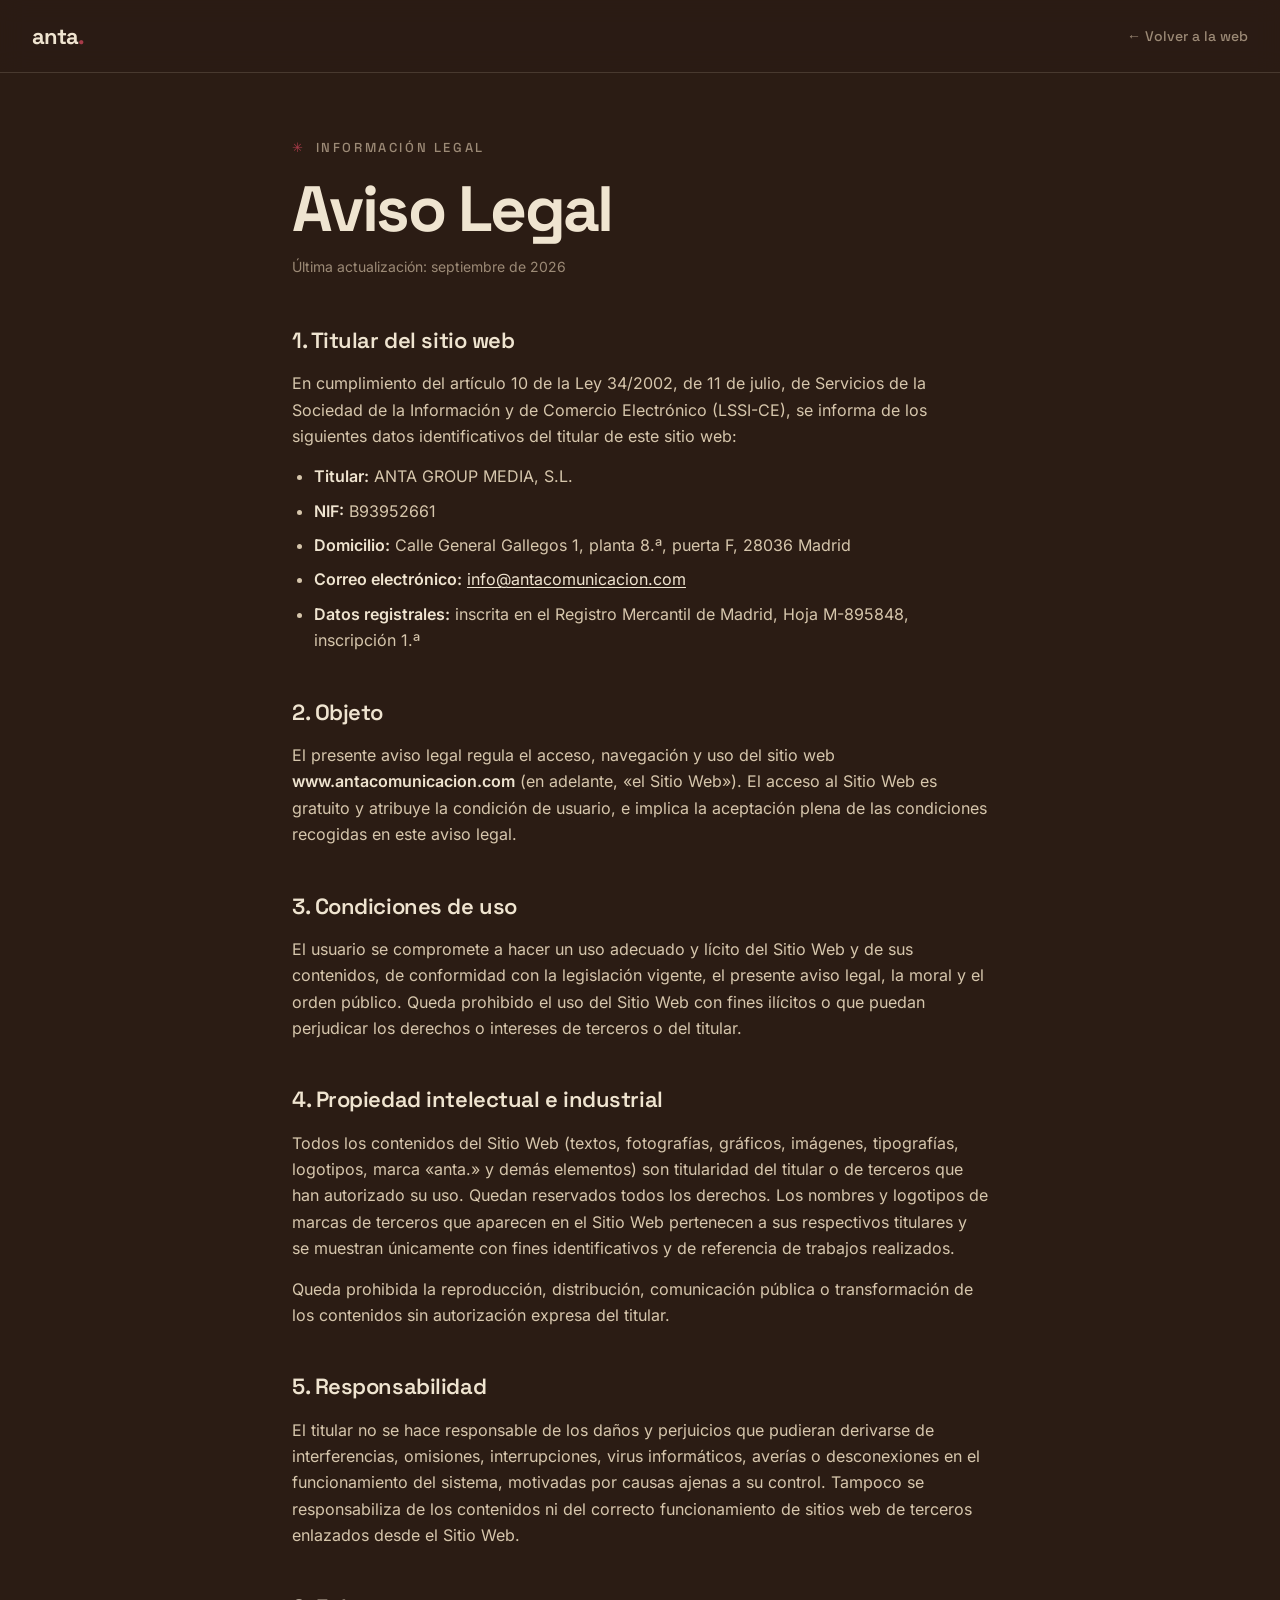
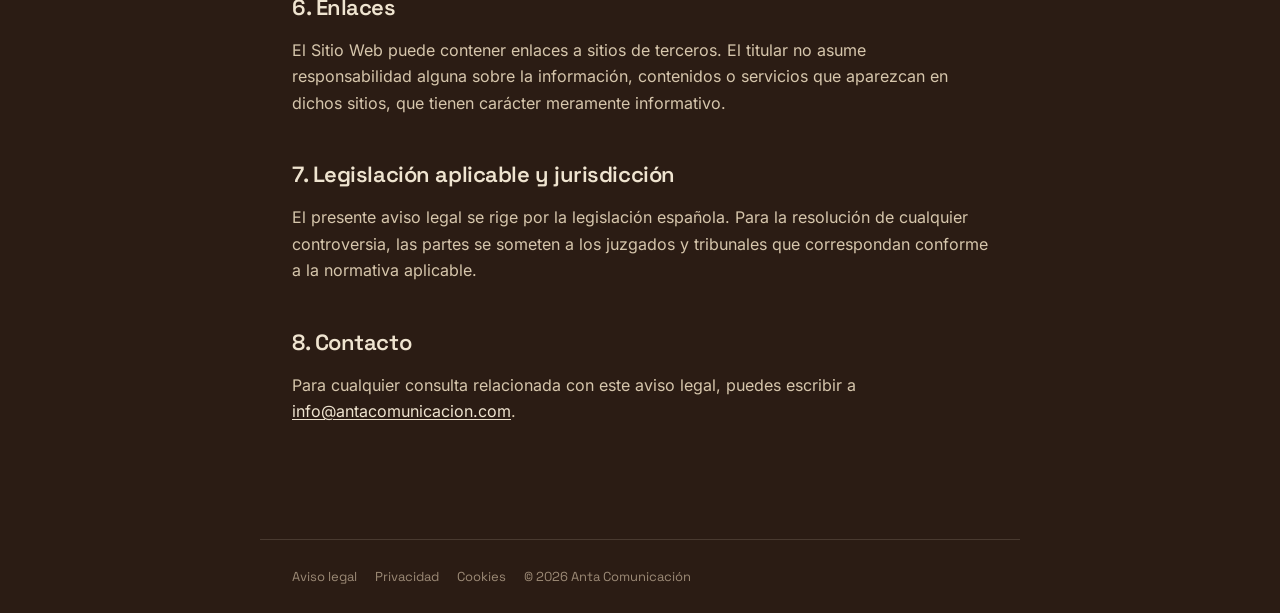
<file: aviso-legal.html>
<!DOCTYPE html>
<html lang="es">
<head>
<meta charset="UTF-8">
<meta name="viewport" content="width=device-width, initial-scale=1.0">
<title>Aviso Legal — Anta Comunicación</title>
<meta name="description" content="Aviso legal de Anta Comunicación conforme a la Ley 34/2002 (LSSI-CE).">
<meta name="robots" content="index,follow">
<link rel="icon" href="/favicon.ico" sizes="any">
<link rel="icon" type="image/png" sizes="32x32" href="/favicon-32.png">
<link rel="apple-touch-icon" sizes="180x180" href="/favicon-180.png">
<meta name="theme-color" content="#2B1C14">
<link rel="stylesheet" href="/fonts.css">
<link rel="stylesheet" href="/legal.css">
</head>
<body>
<header class="lgnav">
  <a class="logo" href="/">anta<span class="d">.</span></a>
  <a class="back" href="/">← Volver a la web</a>
</header>

<main class="lgwrap">
  <div class="eye">Información legal</div>
  <h1>Aviso Legal</h1>
  <p class="updated">Última actualización: septiembre de 2026</p>

  <h2>1. Titular del sitio web</h2>
  <p>En cumplimiento del artículo 10 de la Ley 34/2002, de 11 de julio, de Servicios de la Sociedad de la Información y de Comercio Electrónico (LSSI-CE), se informa de los siguientes datos identificativos del titular de este sitio web:</p>
  <ul>
    <li><strong>Titular:</strong> ANTA GROUP MEDIA, S.L.</li>
    <li><strong>NIF:</strong> B93952661</li>
    <li><strong>Domicilio:</strong> Calle General Gallegos 1, planta 8.ª, puerta F, 28036 Madrid</li>
    <li><strong>Correo electrónico:</strong> <a href="mailto:info@antacomunicacion.com">info@antacomunicacion.com</a></li>
    <li><strong>Datos registrales:</strong> inscrita en el Registro Mercantil de Madrid, Hoja M-895848, inscripción 1.ª</li>
  </ul>

  <h2>2. Objeto</h2>
  <p>El presente aviso legal regula el acceso, navegación y uso del sitio web <strong>www.antacomunicacion.com</strong> (en adelante, «el Sitio Web»). El acceso al Sitio Web es gratuito y atribuye la condición de usuario, e implica la aceptación plena de las condiciones recogidas en este aviso legal.</p>

  <h2>3. Condiciones de uso</h2>
  <p>El usuario se compromete a hacer un uso adecuado y lícito del Sitio Web y de sus contenidos, de conformidad con la legislación vigente, el presente aviso legal, la moral y el orden público. Queda prohibido el uso del Sitio Web con fines ilícitos o que puedan perjudicar los derechos o intereses de terceros o del titular.</p>

  <h2>4. Propiedad intelectual e industrial</h2>
  <p>Todos los contenidos del Sitio Web (textos, fotografías, gráficos, imágenes, tipografías, logotipos, marca «anta.» y demás elementos) son titularidad del titular o de terceros que han autorizado su uso. Quedan reservados todos los derechos. Los nombres y logotipos de marcas de terceros que aparecen en el Sitio Web pertenecen a sus respectivos titulares y se muestran únicamente con fines identificativos y de referencia de trabajos realizados.</p>
  <p>Queda prohibida la reproducción, distribución, comunicación pública o transformación de los contenidos sin autorización expresa del titular.</p>

  <h2>5. Responsabilidad</h2>
  <p>El titular no se hace responsable de los daños y perjuicios que pudieran derivarse de interferencias, omisiones, interrupciones, virus informáticos, averías o desconexiones en el funcionamiento del sistema, motivadas por causas ajenas a su control. Tampoco se responsabiliza de los contenidos ni del correcto funcionamiento de sitios web de terceros enlazados desde el Sitio Web.</p>

  <h2>6. Enlaces</h2>
  <p>El Sitio Web puede contener enlaces a sitios de terceros. El titular no asume responsabilidad alguna sobre la información, contenidos o servicios que aparezcan en dichos sitios, que tienen carácter meramente informativo.</p>

  <h2>7. Legislación aplicable y jurisdicción</h2>
  <p>El presente aviso legal se rige por la legislación española. Para la resolución de cualquier controversia, las partes se someten a los juzgados y tribunales que correspondan conforme a la normativa aplicable.</p>

  <h2>8. Contacto</h2>
  <p>Para cualquier consulta relacionada con este aviso legal, puedes escribir a <a href="mailto:info@antacomunicacion.com">info@antacomunicacion.com</a>.</p>
</main>

<footer class="lgfoot">
  <a href="/aviso-legal.html">Aviso legal</a>
  <a href="/privacidad.html">Privacidad</a>
  <a href="/cookies.html">Cookies</a>
  <span>© 2026 Anta Comunicación</span>
</footer>
</body>
</html>
</file>
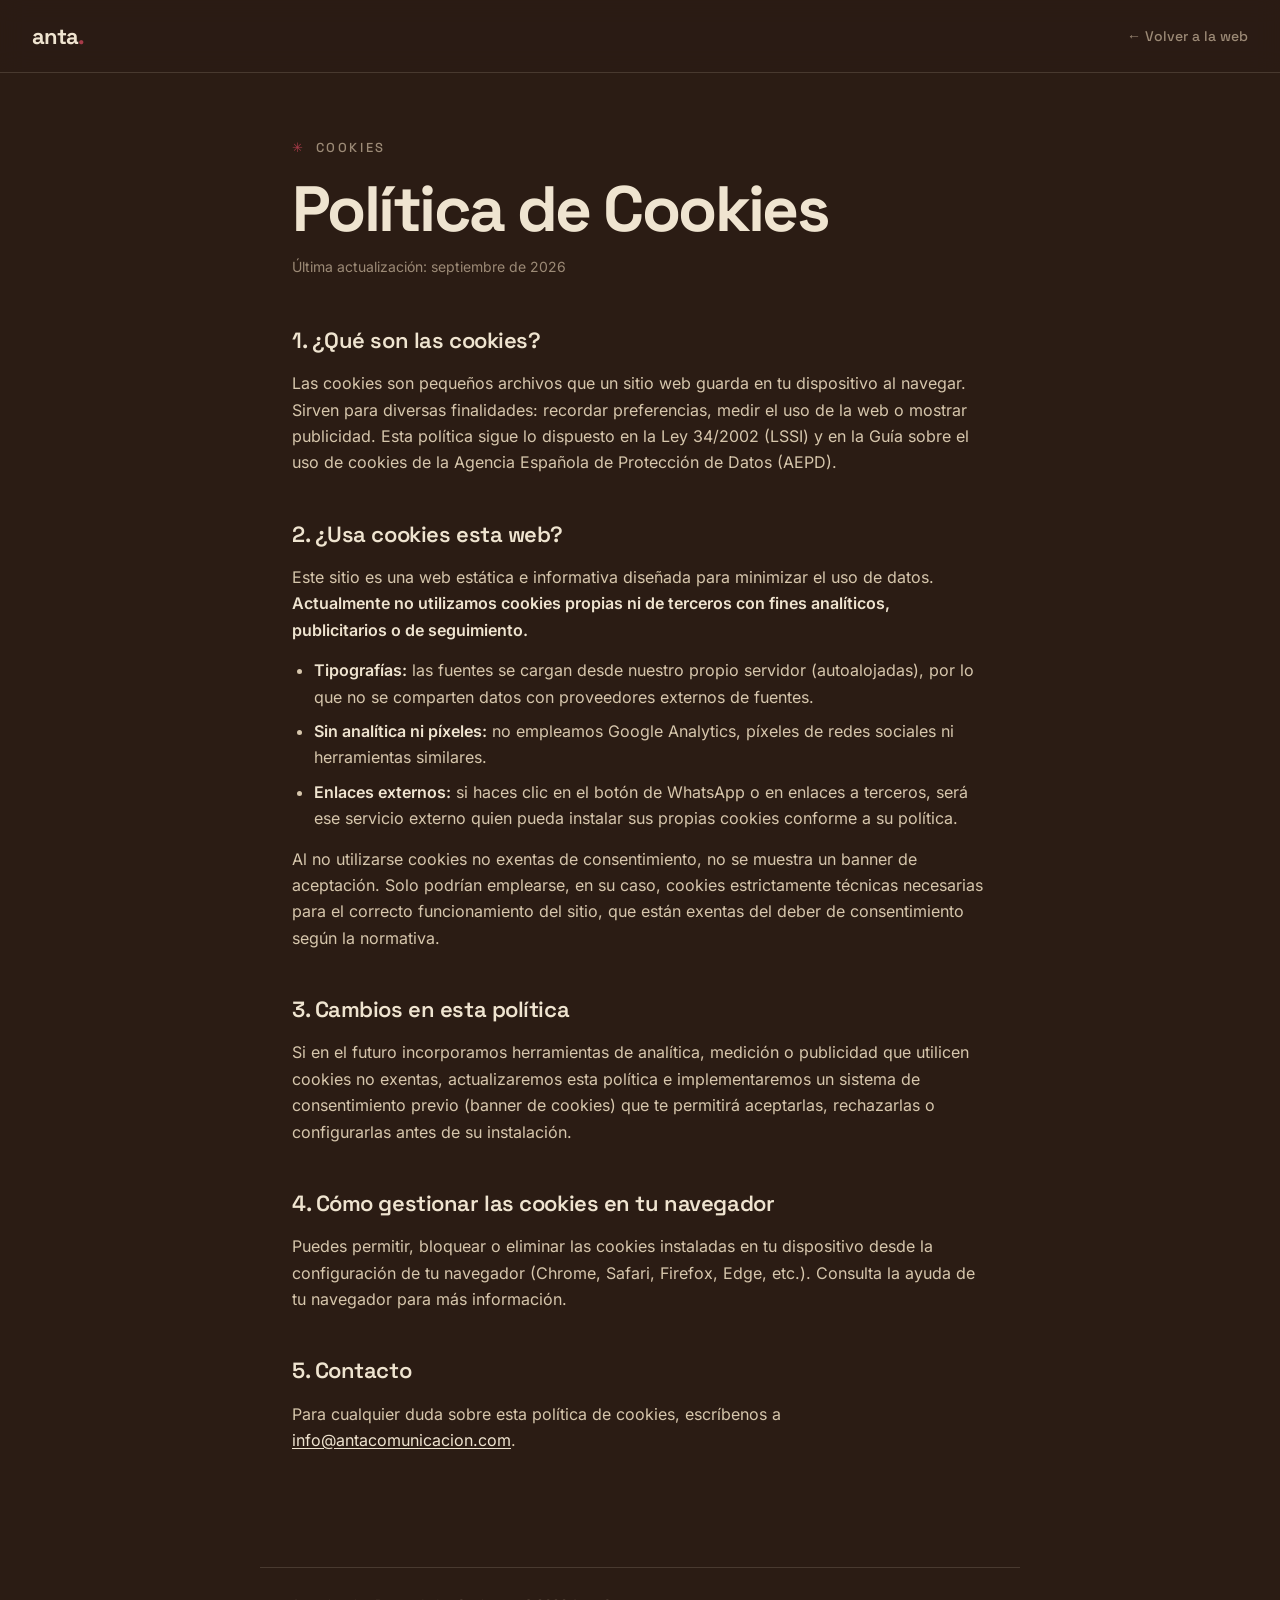
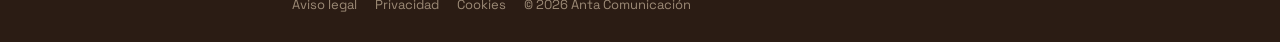
<file: cookies.html>
<!DOCTYPE html>
<html lang="es">
<head>
<meta charset="UTF-8">
<meta name="viewport" content="width=device-width, initial-scale=1.0">
<title>Política de Cookies — Anta Comunicación</title>
<meta name="description" content="Política de cookies de Anta Comunicación conforme a la LSSI y las directrices de la AEPD.">
<meta name="robots" content="index,follow">
<link rel="icon" href="/favicon.ico" sizes="any">
<link rel="icon" type="image/png" sizes="32x32" href="/favicon-32.png">
<link rel="apple-touch-icon" sizes="180x180" href="/favicon-180.png">
<meta name="theme-color" content="#2B1C14">
<link rel="stylesheet" href="/fonts.css">
<link rel="stylesheet" href="/legal.css">
</head>
<body>
<header class="lgnav">
  <a class="logo" href="/">anta<span class="d">.</span></a>
  <a class="back" href="/">← Volver a la web</a>
</header>

<main class="lgwrap">
  <div class="eye">Cookies</div>
  <h1>Política de Cookies</h1>
  <p class="updated">Última actualización: septiembre de 2026</p>

  <h2>1. ¿Qué son las cookies?</h2>
  <p>Las cookies son pequeños archivos que un sitio web guarda en tu dispositivo al navegar. Sirven para diversas finalidades: recordar preferencias, medir el uso de la web o mostrar publicidad. Esta política sigue lo dispuesto en la Ley 34/2002 (LSSI) y en la Guía sobre el uso de cookies de la Agencia Española de Protección de Datos (AEPD).</p>

  <h2>2. ¿Usa cookies esta web?</h2>
  <p>Este sitio es una web estática e informativa diseñada para minimizar el uso de datos. <strong>Actualmente no utilizamos cookies propias ni de terceros con fines analíticos, publicitarios o de seguimiento.</strong></p>
  <ul>
    <li><strong>Tipografías:</strong> las fuentes se cargan desde nuestro propio servidor (autoalojadas), por lo que no se comparten datos con proveedores externos de fuentes.</li>
    <li><strong>Sin analítica ni píxeles:</strong> no empleamos Google Analytics, píxeles de redes sociales ni herramientas similares.</li>
    <li><strong>Enlaces externos:</strong> si haces clic en el botón de WhatsApp o en enlaces a terceros, será ese servicio externo quien pueda instalar sus propias cookies conforme a su política.</li>
  </ul>
  <p>Al no utilizarse cookies no exentas de consentimiento, no se muestra un banner de aceptación. Solo podrían emplearse, en su caso, cookies estrictamente técnicas necesarias para el correcto funcionamiento del sitio, que están exentas del deber de consentimiento según la normativa.</p>

  <h2>3. Cambios en esta política</h2>
  <p>Si en el futuro incorporamos herramientas de analítica, medición o publicidad que utilicen cookies no exentas, actualizaremos esta política e implementaremos un sistema de consentimiento previo (banner de cookies) que te permitirá aceptarlas, rechazarlas o configurarlas antes de su instalación.</p>

  <h2>4. Cómo gestionar las cookies en tu navegador</h2>
  <p>Puedes permitir, bloquear o eliminar las cookies instaladas en tu dispositivo desde la configuración de tu navegador (Chrome, Safari, Firefox, Edge, etc.). Consulta la ayuda de tu navegador para más información.</p>

  <h2>5. Contacto</h2>
  <p>Para cualquier duda sobre esta política de cookies, escríbenos a <a href="mailto:info@antacomunicacion.com">info@antacomunicacion.com</a>.</p>
</main>

<footer class="lgfoot">
  <a href="/aviso-legal.html">Aviso legal</a>
  <a href="/privacidad.html">Privacidad</a>
  <a href="/cookies.html">Cookies</a>
  <span>© 2026 Anta Comunicación</span>
</footer>
</body>
</html>
</file>
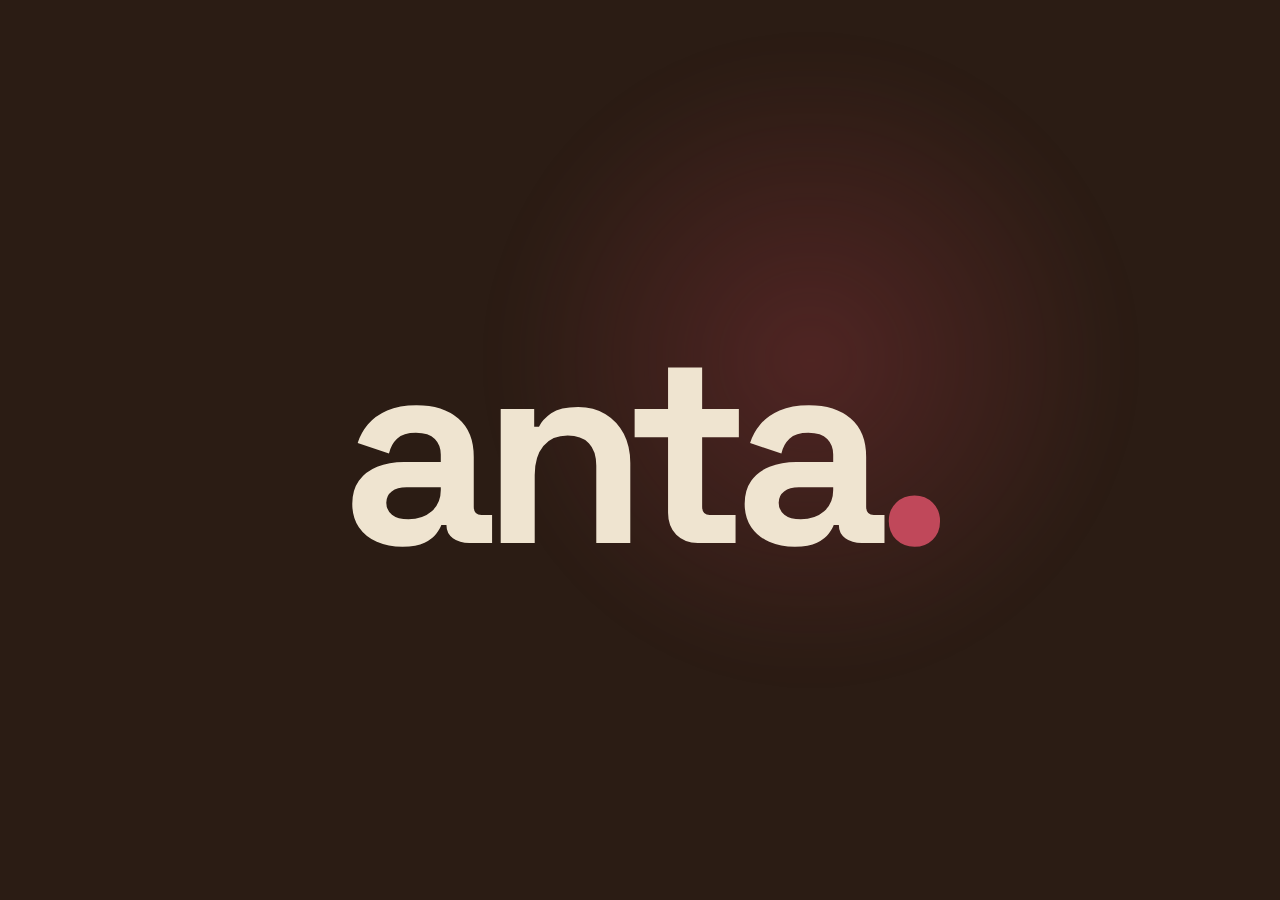
<file: logo-full.html>
<!DOCTYPE html><html><head><meta charset="UTF-8">
<link href="https://fonts.googleapis.com/css2?family=Space+Grotesk:wght@700&display=swap" rel="stylesheet">
<style>
  *{margin:0;padding:0;box-sizing:border-box}
  html,body{width:100vw;height:100vh;overflow:hidden;background:#2B1C14}
  .box{width:100vw;height:100vh;background:#2B1C14;display:flex;align-items:center;justify-content:center;position:relative}
  .glow{position:absolute;width:70vh;height:70vh;border-radius:50%;background:radial-gradient(circle,rgba(168,59,73,.30),transparent 70%);top:5vh;right:12vw;filter:blur(20px)}
  .w{font-family:'Space Grotesk',sans-serif;font-weight:700;font-size:30vh;letter-spacing:-1.8vh;color:#EFE4D0;position:relative;z-index:2;line-height:1}
  .w .d{color:#C0485A}
</style></head>
<body><div class="box"><div class="glow"></div><div class="w">anta<span class="d">.</span></div></div></body></html>
</file>
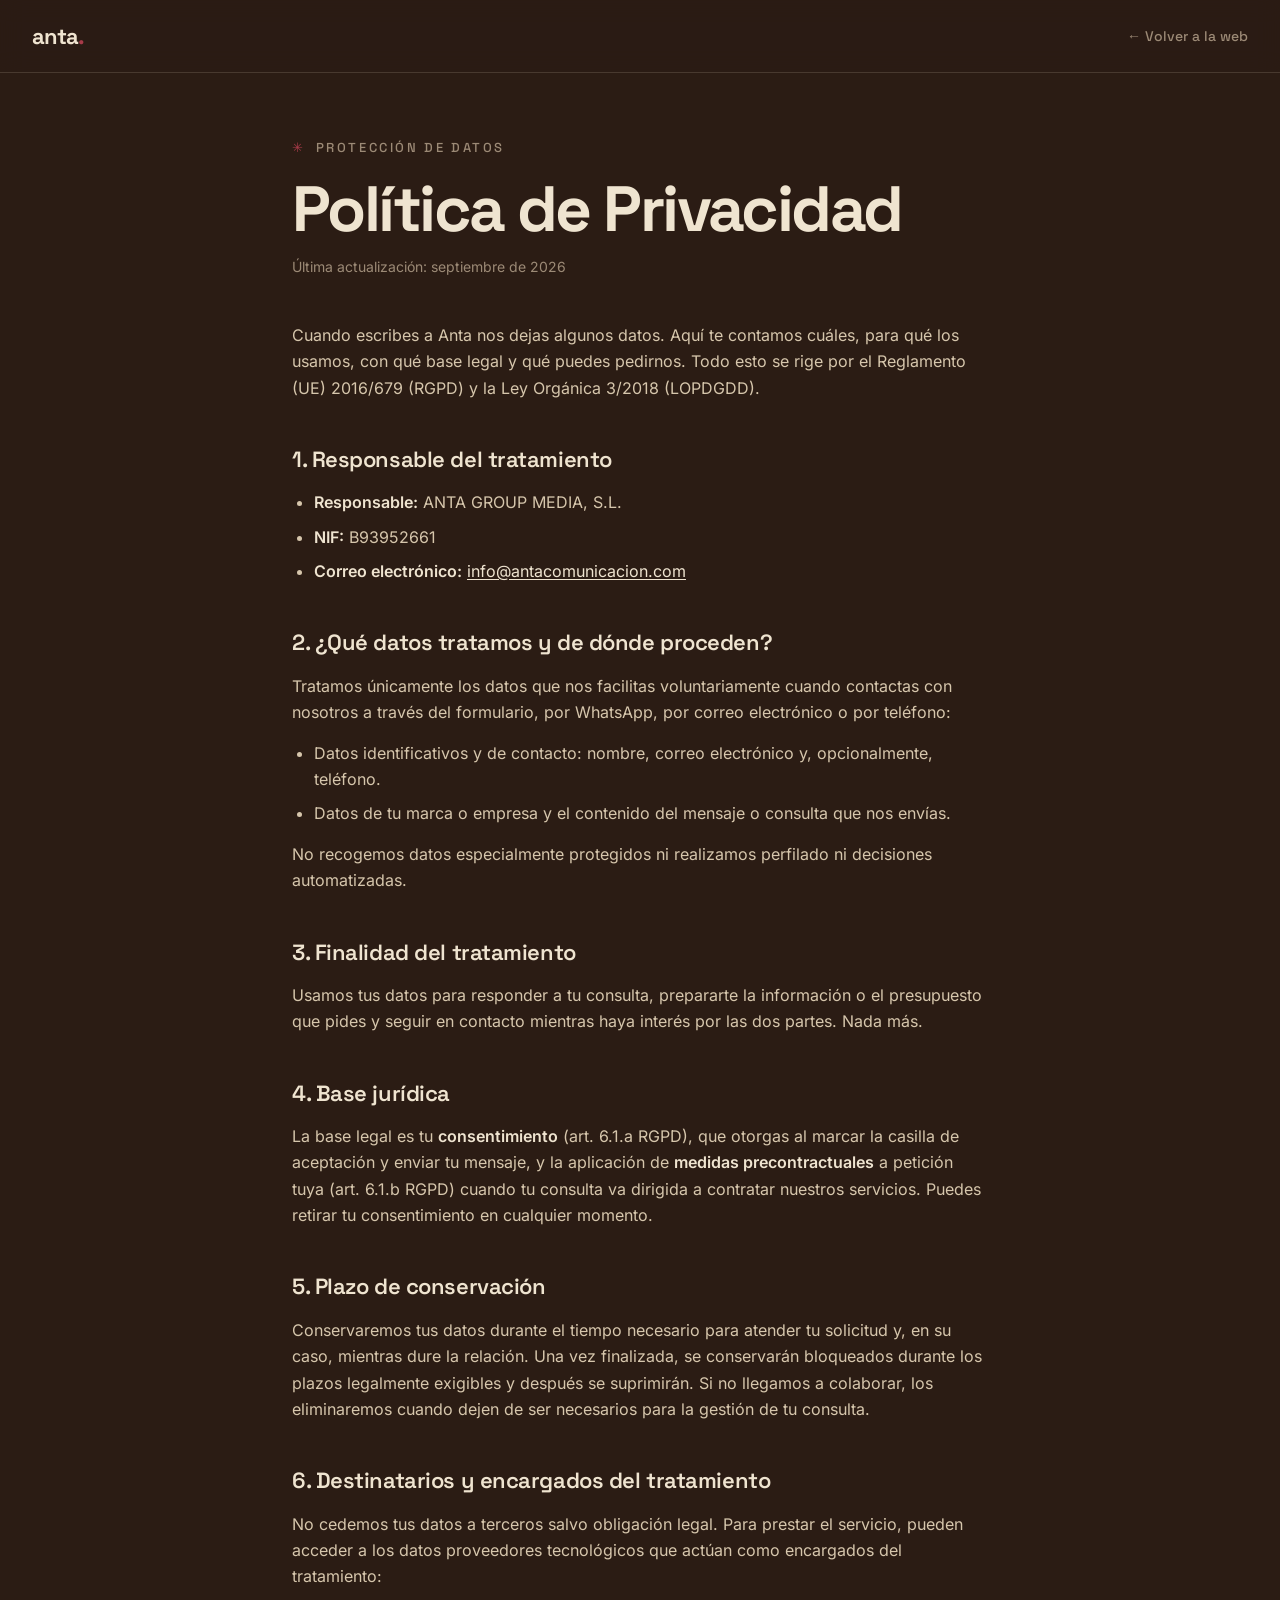
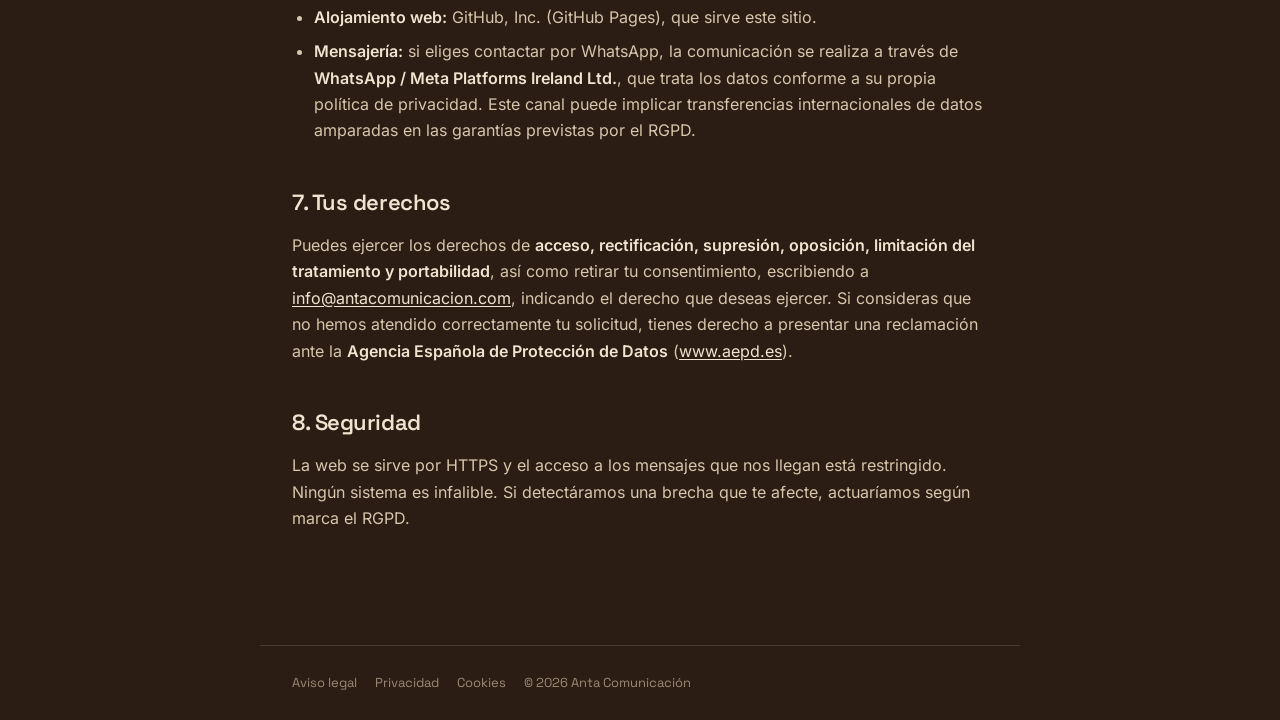
<file: privacidad.html>
<!DOCTYPE html>
<html lang="es">
<head>
<meta charset="UTF-8">
<meta name="viewport" content="width=device-width, initial-scale=1.0">
<title>Política de Privacidad — Anta Comunicación</title>
<meta name="description" content="Política de privacidad de Anta Comunicación conforme al RGPD y la LOPDGDD.">
<meta name="robots" content="index,follow">
<link rel="icon" href="/favicon.ico" sizes="any">
<link rel="icon" type="image/png" sizes="32x32" href="/favicon-32.png">
<link rel="apple-touch-icon" sizes="180x180" href="/favicon-180.png">
<meta name="theme-color" content="#2B1C14">
<link rel="stylesheet" href="/fonts.css">
<link rel="stylesheet" href="/legal.css">
</head>
<body>
<header class="lgnav">
  <a class="logo" href="/">anta<span class="d">.</span></a>
  <a class="back" href="/">← Volver a la web</a>
</header>

<main class="lgwrap">
  <div class="eye">Protección de datos</div>
  <h1>Política de Privacidad</h1>
  <p class="updated">Última actualización: septiembre de 2026</p>

  <p>Cuando escribes a Anta nos dejas algunos datos. Aquí te contamos cuáles, para qué los usamos, con qué base legal y qué puedes pedirnos. Todo esto se rige por el Reglamento (UE) 2016/679 (RGPD) y la Ley Orgánica 3/2018 (LOPDGDD).</p>

  <h2>1. Responsable del tratamiento</h2>
  <ul>
    <li><strong>Responsable:</strong> ANTA GROUP MEDIA, S.L.</li>
    <li><strong>NIF:</strong> B93952661</li>
    <li><strong>Correo electrónico:</strong> <a href="mailto:info@antacomunicacion.com">info@antacomunicacion.com</a></li>
  </ul>

  <h2>2. ¿Qué datos tratamos y de dónde proceden?</h2>
  <p>Tratamos únicamente los datos que nos facilitas voluntariamente cuando contactas con nosotros a través del formulario, por WhatsApp, por correo electrónico o por teléfono:</p>
  <ul>
    <li>Datos identificativos y de contacto: nombre, correo electrónico y, opcionalmente, teléfono.</li>
    <li>Datos de tu marca o empresa y el contenido del mensaje o consulta que nos envías.</li>
  </ul>
  <p>No recogemos datos especialmente protegidos ni realizamos perfilado ni decisiones automatizadas.</p>

  <h2>3. Finalidad del tratamiento</h2>
  <p>Usamos tus datos para responder a tu consulta, prepararte la información o el presupuesto que pides y seguir en contacto mientras haya interés por las dos partes. Nada más.</p>

  <h2>4. Base jurídica</h2>
  <p>La base legal es tu <strong>consentimiento</strong> (art. 6.1.a RGPD), que otorgas al marcar la casilla de aceptación y enviar tu mensaje, y la aplicación de <strong>medidas precontractuales</strong> a petición tuya (art. 6.1.b RGPD) cuando tu consulta va dirigida a contratar nuestros servicios. Puedes retirar tu consentimiento en cualquier momento.</p>

  <h2>5. Plazo de conservación</h2>
  <p>Conservaremos tus datos durante el tiempo necesario para atender tu solicitud y, en su caso, mientras dure la relación. Una vez finalizada, se conservarán bloqueados durante los plazos legalmente exigibles y después se suprimirán. Si no llegamos a colaborar, los eliminaremos cuando dejen de ser necesarios para la gestión de tu consulta.</p>

  <h2>6. Destinatarios y encargados del tratamiento</h2>
  <p>No cedemos tus datos a terceros salvo obligación legal. Para prestar el servicio, pueden acceder a los datos proveedores tecnológicos que actúan como encargados del tratamiento:</p>
  <ul>
    <li><strong>Alojamiento web:</strong> GitHub, Inc. (GitHub Pages), que sirve este sitio.</li>
    <li><strong>Mensajería:</strong> si eliges contactar por WhatsApp, la comunicación se realiza a través de <strong>WhatsApp / Meta Platforms Ireland Ltd.</strong>, que trata los datos conforme a su propia política de privacidad. Este canal puede implicar transferencias internacionales de datos amparadas en las garantías previstas por el RGPD.</li>
  </ul>

  <h2>7. Tus derechos</h2>
  <p>Puedes ejercer los derechos de <strong>acceso, rectificación, supresión, oposición, limitación del tratamiento y portabilidad</strong>, así como retirar tu consentimiento, escribiendo a <a href="mailto:info@antacomunicacion.com">info@antacomunicacion.com</a>, indicando el derecho que deseas ejercer. Si consideras que no hemos atendido correctamente tu solicitud, tienes derecho a presentar una reclamación ante la <strong>Agencia Española de Protección de Datos</strong> (<a href="https://www.aepd.es" target="_blank" rel="noopener">www.aepd.es</a>).</p>

  <h2>8. Seguridad</h2>
  <p>La web se sirve por HTTPS y el acceso a los mensajes que nos llegan está restringido. Ningún sistema es infalible. Si detectáramos una brecha que te afecte, actuaríamos según marca el RGPD.</p>
</main>

<footer class="lgfoot">
  <a href="/aviso-legal.html">Aviso legal</a>
  <a href="/privacidad.html">Privacidad</a>
  <a href="/cookies.html">Cookies</a>
  <span>© 2026 Anta Comunicación</span>
</footer>
</body>
</html>
</file>
<file: fonts.css>
/* Fuentes autoalojadas — sin llamadas a Google (privacidad RGPD) */
/* Space Grotesk */
@font-face{font-family:'Space Grotesk';font-style:normal;font-weight:400;font-display:swap;src:url('/fonts/space-grotesk-latin-400-normal.woff2') format('woff2');unicode-range:U+0000-00FF,U+0131,U+0152-0153,U+02BB-02BC,U+02C6,U+02DA,U+02DC,U+0304,U+0308,U+0329,U+2000-206F,U+2074,U+20AC,U+2122,U+2191,U+2193,U+2212,U+2215,U+FEFF,U+FFFD}
@font-face{font-family:'Space Grotesk';font-style:normal;font-weight:400;font-display:swap;src:url('/fonts/space-grotesk-latin-ext-400-normal.woff2') format('woff2');unicode-range:U+0100-02AF,U+0304,U+0308,U+0329,U+1E00-1E9F,U+1EF2-1EFF,U+2020,U+20A0-20AB,U+20AD-20C0,U+2113,U+2C60-2C7F,U+A720-A7FF}
@font-face{font-family:'Space Grotesk';font-style:normal;font-weight:500;font-display:swap;src:url('/fonts/space-grotesk-latin-500-normal.woff2') format('woff2');unicode-range:U+0000-00FF,U+0131,U+0152-0153,U+02BB-02BC,U+02C6,U+02DA,U+02DC,U+0304,U+0308,U+0329,U+2000-206F,U+2074,U+20AC,U+2122,U+2191,U+2193,U+2212,U+2215,U+FEFF,U+FFFD}
@font-face{font-family:'Space Grotesk';font-style:normal;font-weight:500;font-display:swap;src:url('/fonts/space-grotesk-latin-ext-500-normal.woff2') format('woff2');unicode-range:U+0100-02AF,U+0304,U+0308,U+0329,U+1E00-1E9F,U+1EF2-1EFF,U+2020,U+20A0-20AB,U+20AD-20C0,U+2113,U+2C60-2C7F,U+A720-A7FF}
@font-face{font-family:'Space Grotesk';font-style:normal;font-weight:600;font-display:swap;src:url('/fonts/space-grotesk-latin-600-normal.woff2') format('woff2');unicode-range:U+0000-00FF,U+0131,U+0152-0153,U+02BB-02BC,U+02C6,U+02DA,U+02DC,U+0304,U+0308,U+0329,U+2000-206F,U+2074,U+20AC,U+2122,U+2191,U+2193,U+2212,U+2215,U+FEFF,U+FFFD}
@font-face{font-family:'Space Grotesk';font-style:normal;font-weight:600;font-display:swap;src:url('/fonts/space-grotesk-latin-ext-600-normal.woff2') format('woff2');unicode-range:U+0100-02AF,U+0304,U+0308,U+0329,U+1E00-1E9F,U+1EF2-1EFF,U+2020,U+20A0-20AB,U+20AD-20C0,U+2113,U+2C60-2C7F,U+A720-A7FF}
@font-face{font-family:'Space Grotesk';font-style:normal;font-weight:700;font-display:swap;src:url('/fonts/space-grotesk-latin-700-normal.woff2') format('woff2');unicode-range:U+0000-00FF,U+0131,U+0152-0153,U+02BB-02BC,U+02C6,U+02DA,U+02DC,U+0304,U+0308,U+0329,U+2000-206F,U+2074,U+20AC,U+2122,U+2191,U+2193,U+2212,U+2215,U+FEFF,U+FFFD}
@font-face{font-family:'Space Grotesk';font-style:normal;font-weight:700;font-display:swap;src:url('/fonts/space-grotesk-latin-ext-700-normal.woff2') format('woff2');unicode-range:U+0100-02AF,U+0304,U+0308,U+0329,U+1E00-1E9F,U+1EF2-1EFF,U+2020,U+20A0-20AB,U+20AD-20C0,U+2113,U+2C60-2C7F,U+A720-A7FF}
/* Inter */
@font-face{font-family:'Inter';font-style:normal;font-weight:400;font-display:swap;src:url('/fonts/inter-latin-400-normal.woff2') format('woff2');unicode-range:U+0000-00FF,U+0131,U+0152-0153,U+02BB-02BC,U+02C6,U+02DA,U+02DC,U+0304,U+0308,U+0329,U+2000-206F,U+2074,U+20AC,U+2122,U+2191,U+2193,U+2212,U+2215,U+FEFF,U+FFFD}
@font-face{font-family:'Inter';font-style:normal;font-weight:400;font-display:swap;src:url('/fonts/inter-latin-ext-400-normal.woff2') format('woff2');unicode-range:U+0100-02AF,U+0304,U+0308,U+0329,U+1E00-1E9F,U+1EF2-1EFF,U+2020,U+20A0-20AB,U+20AD-20C0,U+2113,U+2C60-2C7F,U+A720-A7FF}
@font-face{font-family:'Inter';font-style:normal;font-weight:500;font-display:swap;src:url('/fonts/inter-latin-500-normal.woff2') format('woff2');unicode-range:U+0000-00FF,U+0131,U+0152-0153,U+02BB-02BC,U+02C6,U+02DA,U+02DC,U+0304,U+0308,U+0329,U+2000-206F,U+2074,U+20AC,U+2122,U+2191,U+2193,U+2212,U+2215,U+FEFF,U+FFFD}
@font-face{font-family:'Inter';font-style:normal;font-weight:500;font-display:swap;src:url('/fonts/inter-latin-ext-500-normal.woff2') format('woff2');unicode-range:U+0100-02AF,U+0304,U+0308,U+0329,U+1E00-1E9F,U+1EF2-1EFF,U+2020,U+20A0-20AB,U+20AD-20C0,U+2113,U+2C60-2C7F,U+A720-A7FF}
@font-face{font-family:'Inter';font-style:normal;font-weight:600;font-display:swap;src:url('/fonts/inter-latin-600-normal.woff2') format('woff2');unicode-range:U+0000-00FF,U+0131,U+0152-0153,U+02BB-02BC,U+02C6,U+02DA,U+02DC,U+0304,U+0308,U+0329,U+2000-206F,U+2074,U+20AC,U+2122,U+2191,U+2193,U+2212,U+2215,U+FEFF,U+FFFD}
@font-face{font-family:'Inter';font-style:normal;font-weight:600;font-display:swap;src:url('/fonts/inter-latin-ext-600-normal.woff2') format('woff2');unicode-range:U+0100-02AF,U+0304,U+0308,U+0329,U+1E00-1E9F,U+1EF2-1EFF,U+2020,U+20A0-20AB,U+20AD-20C0,U+2113,U+2C60-2C7F,U+A720-A7FF}
@font-face{font-family:'Inter';font-style:normal;font-weight:700;font-display:swap;src:url('/fonts/inter-latin-700-normal.woff2') format('woff2');unicode-range:U+0000-00FF,U+0131,U+0152-0153,U+02BB-02BC,U+02C6,U+02DA,U+02DC,U+0304,U+0308,U+0329,U+2000-206F,U+2074,U+20AC,U+2122,U+2191,U+2193,U+2212,U+2215,U+FEFF,U+FFFD}
@font-face{font-family:'Inter';font-style:normal;font-weight:700;font-display:swap;src:url('/fonts/inter-latin-ext-700-normal.woff2') format('woff2');unicode-range:U+0100-02AF,U+0304,U+0308,U+0329,U+1E00-1E9F,U+1EF2-1EFF,U+2020,U+20A0-20AB,U+20AD-20C0,U+2113,U+2C60-2C7F,U+A720-A7FF}
</file>
<file: legal.css>
:root{
  --hueso:#EFE4D0;--paper:#F6EEDF;--asfalto:#2B1C14;--asfalto-2:#3A281E;
  --lime:#A83B49;--grey:#9C8A76;--line:rgba(239,228,208,.15);
  --disp:'Space Grotesk',sans-serif;--body:'Inter',sans-serif;
}
*{margin:0;padding:0;box-sizing:border-box}
html{scroll-behavior:smooth}
body{background:var(--asfalto);color:var(--hueso);font-family:var(--body);-webkit-font-smoothing:antialiased;line-height:1.65}
a{color:inherit}
a:focus-visible,:focus-visible{outline:2px solid var(--lime);outline-offset:2px;border-radius:3px}
.lgnav{position:sticky;top:0;z-index:10;display:flex;justify-content:space-between;align-items:center;padding:18px 32px;background:rgba(43,28,20,.85);backdrop-filter:blur(12px);border-bottom:1px solid var(--line)}
.lgnav .logo{font-family:var(--disp);font-weight:700;font-size:22px;letter-spacing:-.05em;text-decoration:none;color:var(--hueso)}
.lgnav .logo .d{color:var(--lime)}
.lgnav .back{font-family:var(--disp);font-weight:500;font-size:14px;color:var(--grey);text-decoration:none;transition:color .2s}
.lgnav .back:hover{color:var(--hueso)}
.lgwrap{max-width:760px;margin:0 auto;padding:64px 32px 100px}
.lgwrap .eye{font-family:var(--disp);font-weight:500;font-size:13px;letter-spacing:.2em;text-transform:uppercase;color:var(--grey);margin-bottom:18px;display:flex;align-items:center;gap:10px}
.lgwrap .eye:before{content:"✳";color:var(--lime)}
.lgwrap h1{font-family:var(--disp);font-weight:700;font-size:clamp(36px,7vw,64px);letter-spacing:-.04em;line-height:1;margin-bottom:14px}
.lgwrap .updated{font-size:14px;color:var(--grey);margin-bottom:44px}
.lgwrap h2{font-family:var(--disp);font-weight:600;font-size:22px;letter-spacing:-.02em;margin:40px 0 12px;color:var(--hueso)}
.lgwrap h3{font-family:var(--disp);font-weight:600;font-size:17px;margin:26px 0 8px;color:var(--hueso)}
.lgwrap p{color:#D6C6AC;margin:0 0 14px}
.lgwrap ul{color:#D6C6AC;margin:0 0 14px;padding-left:22px}
.lgwrap li{margin:0 0 8px}
.lgwrap a{color:var(--hueso);text-decoration:underline;text-underline-offset:2px}
.lgwrap strong{color:var(--hueso);font-weight:600}
.lgwrap table{width:100%;border-collapse:collapse;margin:10px 0 20px;font-size:14px}
.lgwrap th,.lgwrap td{border:1px solid var(--line);padding:10px 12px;text-align:left;color:#D6C6AC;vertical-align:top}
.lgwrap th{font-family:var(--disp);font-weight:600;color:var(--hueso);background:rgba(239,228,208,.04)}
.ph{background:rgba(168,59,73,.18);border:1px dashed var(--lime);border-radius:6px;padding:1px 7px;color:var(--hueso);font-family:var(--disp);font-size:.9em;font-weight:500}
.lgfoot{border-top:1px solid var(--line);max-width:760px;margin:0 auto;padding:26px 32px;display:flex;gap:18px;flex-wrap:wrap;font-family:var(--disp);font-size:13px;color:var(--grey)}
.lgfoot a{color:var(--grey);text-decoration:none;transition:color .2s}
.lgfoot a:hover{color:var(--hueso)}
</file>
